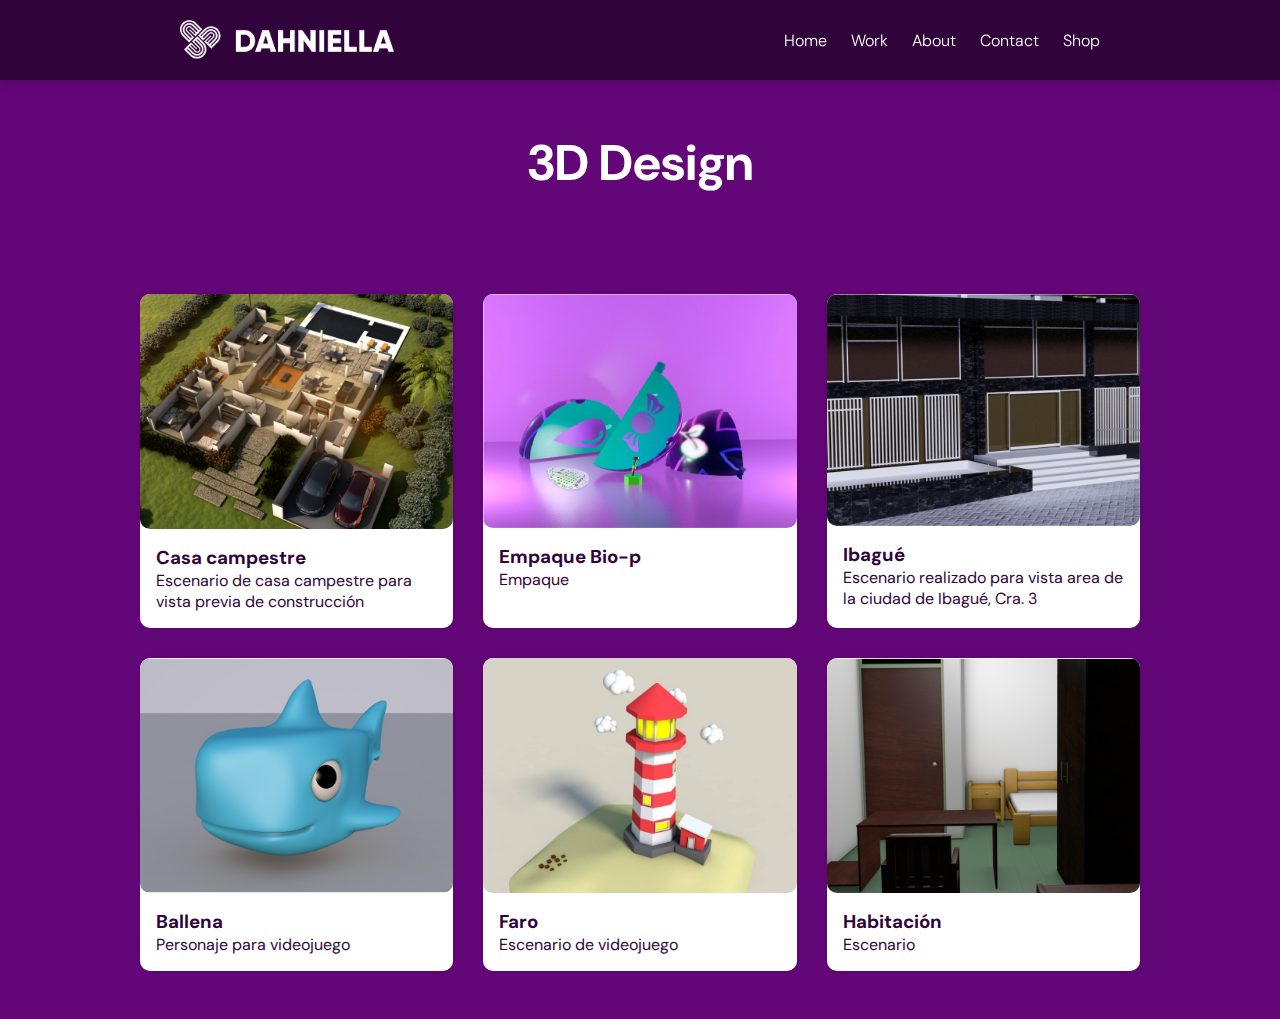
<file: galeriad.html>
<!DOCTYPE html>
<html lang="es">
<head>
 <meta name="viewport" content="width=device-width, user-scalable=no, initial-scale=1.0, maximum-scale=1.0, minimum-scale=1.0">
  <meta charset="UTF-8">
  <meta http-equiv="X-UA-Compatible" content="ie=edge">
  <title>3D Design</title>
  <link rel="icon" type="image/png" href="img/loguito.png">
  <link href="https://fonts.googleapis.com/css2?family=DM+Sans:ital,wght@0,400;0,500;0,700;1,400&display=swap" rel="stylesheet">
  <link rel="stylesheet" href="styles.css">
  
</head>
<body>
  <header>
    <nav>
      <section class="contenedor nav">
          <div class="logo">
              <img src="img/logo.png" alt="">
          </div>
          <div class="enlaces-header">
              <a href="index.html">Home</a>
              <a href="#">Work</a>
              <a href="#">About</a>
              <a href="#">Contact</a>
              <a href="#">Shop</a>
          </div>
          <div class="hamburguer">
              <i class="fas fa-bars"></i>
          </div>
      </section>
  </nav>
  </header>
  
  <div class="text-galery">
    <h2>3D Design</h2>
  </div>
    
  <div class="container">
    <div class="item">
      <img src="img/casa.png" alt="" class="item-img">
      <div class="item-text">
        <h3>
          Casa campestre
        </h3>
        <p>Escenario de casa campestre para vista previa de construcción</p>
      </div>
    </div>
    
    <div class="item">
      <img src="img/biop.png" alt="" class="item-img">
      <div class="item-text">
        <h3>Empaque Bio-p</h3>
        <p>Empaque</p>
      </div>
    </div>
    
    <div class="item">
      <img src="img/ibague.png" alt="" class="item-img">
      <div class="item-text">
        <h3>Ibagué</h3>
        <p>Escenario realizado para vista area de la ciudad de Ibagué, Cra. 3</p>
      </div>
    </div>
    
    <div class="item">
      <img src="img/ballena.png" alt="" class="item-img">
      <div class="item-text">
        <h3>Ballena</h3>
        <p>Personaje para videojuego</p>
      </div>
    </div>
    
    
    <div class="item">
      <img src="img/faro.png" alt="" class="item-img">
      <div class="item-text">
        <h3>Faro</h3>
        <p>Escenario de videojuego</p>
      </div>
    </div>
    
    <div class="item">
      <img src="img/habitacion.png" alt="" class="item-img">
      <div class="item-text">
        <h3>Habitación</h3>
        <p>Escenario</p>
      </div>
    </div>
  </div>
  
</body>
</html>
</file>
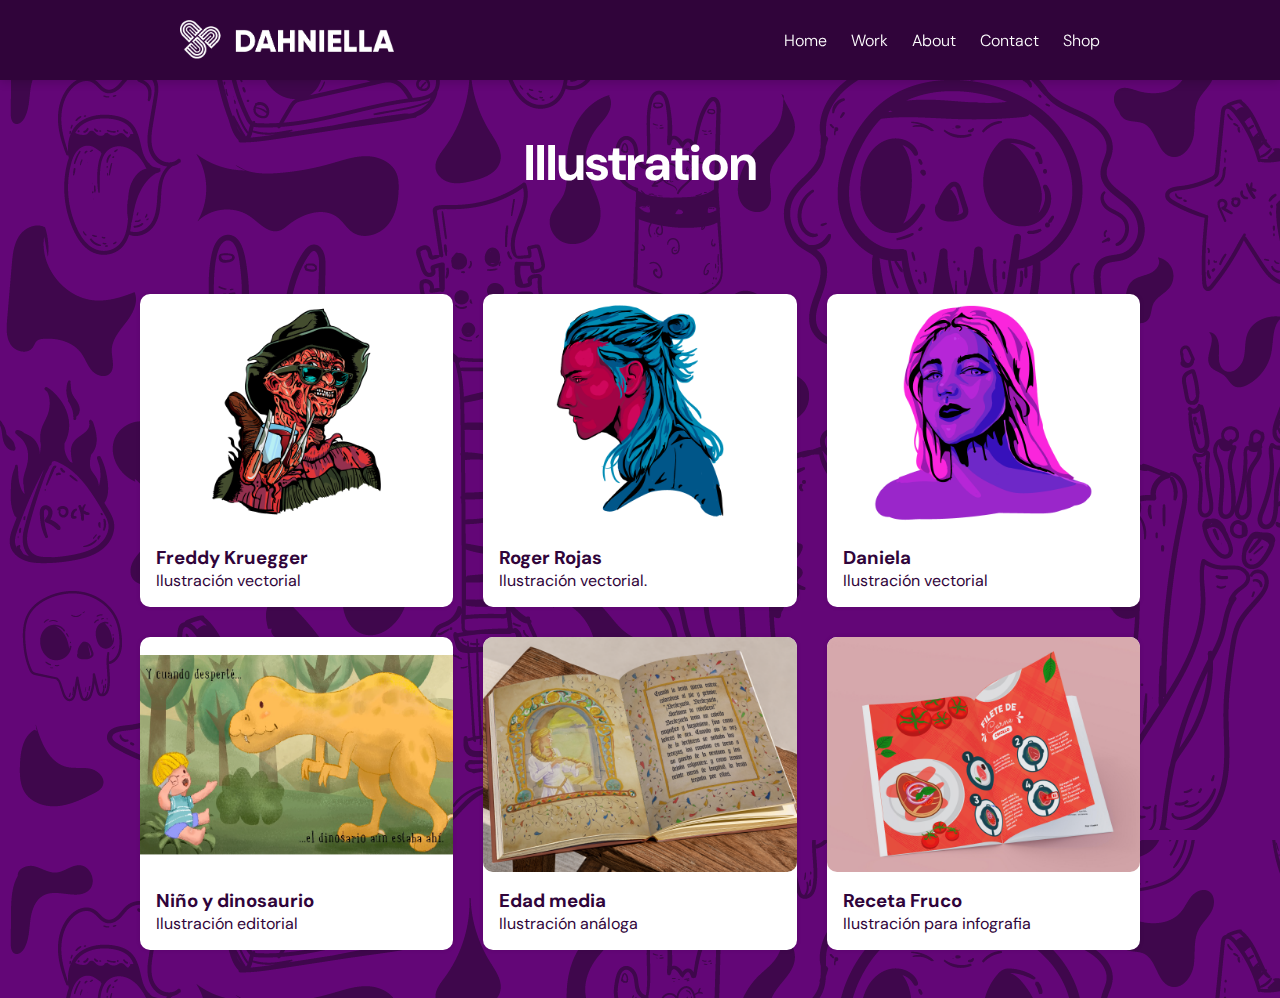
<file: galeriai.html>
<!DOCTYPE html>
<html lang="es">
<head>
 <meta name="viewport" content="width=device-width, user-scalable=no, initial-scale=1.0, maximum-scale=1.0, minimum-scale=1.0">
  <meta charset="UTF-8">
  <meta http-equiv="X-UA-Compatible" content="ie=edge">
  <title>Illustration</title>
  <link rel="icon" type="image/png" href="img/loguito.png">
  <link href="https://fonts.googleapis.com/css2?family=DM+Sans:ital,wght@0,400;0,500;0,700;1,400&display=swap" rel="stylesheet">
  <link rel="stylesheet" href="styles.css">
  
</head>
<body background="img/fondo3.png">
  <header>
    <nav>
      <section class="contenedor nav">
          <div class="logo">
              <img src="img/logo.png" alt="">
          </div>
          <div class="enlaces-header">
              <a href="index.html">Home</a>
              <a href="index.html">Work</a>
              <a href="index.html">About</a>
              <a href="index.html">Contact</a>
              <a href="index.html">Shop</a>
          </div>
          <div class="hamburguer">
              <i class="fas fa-bars"></i>
          </div>
      </section>
  </nav>
  </header>
  
  <div class="text-galery">
    <h2>Illustration</h2>
  </div>
    
  <div class="container">
    <div class="item">
      <img src="img/fredd.png" alt="" class="item-img">
      <div class="item-text">
        <h3>Freddy Kruegger</h3>
        <p>Ilustración vectorial</p>
      </div>
    </div>
    
    <div class="item">
      <img src="img/roger.png" alt="" class="item-img">
      <div class="item-text">
        <h3>Roger Rojas</h3>
        <p>Ilustración vectorial.</p>
      </div>
    </div>
    
    <div class="item">
      <img src="img/daniela.png" alt="" class="item-img">
      <div class="item-text">
        <h3>Daniela</h3>
        <p>Ilustración vectorial</p>
      </div>
    </div>
    
    <div class="item">
      <img src="img/niño.png" alt="" class="item-img">
      <div class="item-text">
        <h3>Niño y dinosaurio</h3>
        <p>Ilustración editorial</p>
      </div>
    </div>
    
    
    <div class="item">
      <img src="img/edd.png" alt="" class="item-img">
      <div class="item-text">
        <h3>Edad media</h3>
        <p>Ilustración análoga</p>
      </div>
    </div>
    
    <div class="item">
      <img src="img/info.png" alt="" class="item-img">
      <div class="item-text">
        <h3>Receta Fruco</h3>
        <p>Ilustración para infografia</p>
      </div>
    </div>
  </div>
  
</body>
</html>
</file>
<file: styles.css>
*{
  padding: 0;
  margin: 0;
  -webkit-box-sizing: border-box;
  -moz-box-sizing: border-box;
  box-sizing: border-box;
}

body{
  background-color: #630677;
  font-family: 'DM Sans', sans-serif;
}
.contenedor {
  width: 90%;
  max-width: 1000px;
  margin: auto;
  overflow: hidden;
  
}


.contenedor1 {
  width: 90%;
  max-width: 1000px;
  margin: auto;
  overflow: hidden;
  padding: 60px 0;
  
  
}


h1 {
  font-size: 60px;
}

/* Header */
header::before {
  content: "";
  display: block;
  margin-bottom: 80px;
}


nav {
  width: 100%;
  height: 80px;
  background: #30043a;
  border-bottom: 1px solid transparent;
  box-shadow: 1px 1px 10px 0 rgba(0, 0, 0, .2);
  position: fixed;
  top: 0;
  z-index: 100;
  transition: ease-in-out 0.5s;
}

.nav {
  display: flex;
  justify-content: space-between;
  height: 80px;
  width: 100%;
  align-items: center;
  padding: 0 40px;
}

.nav .logo {
  height: 80px;

}

.nav .logo img {
  
  height: 50%;
  vertical-align: baseline;
  margin-top: 20px;
  
  
}
.enlaces-header {
  font-weight: 300;
  transition: ease-in-out 0.5s;
}

.nav .enlaces-header a {
  color: #fff;
  text-decoration: none;
  margin-left: 20px;
}

.hamburguer {
  width: 80px;
  height: 80px;
  display: none;
  text-align: center;
  z-index: 100;
  cursor: pointer;
  transition: color 0.5s ease-in;
}

.hamburguer>i {
  font-size: 25px;
  line-height: 80px;
}

.text-galery>h2{
  padding: 1em;
  font-size: 50px;
  margin-top: 10px;
  color: #fff;
  text-align: center;
}
  
.container{
  width: 90%;
  max-width: 1000px;
  margin-left: auto;
  margin-right: auto;
  margin-top: 3em;
  margin-bottom: 3em;
  
  display: grid;
  grid-template-columns: repeat(1, 1fr);
  grid-gap: 30px;
  border-radius: 10px;
  
}


.item{
  background-color: rgb(255, 255, 255);
  cursor: pointer;
  box-shadow: 0 0 5px 0 rgba(0,0,0,.095);
  
  transition: all 300ms;
  
  position: relative;
  border-radius: 10px;
}


.item::after {
  content: "";
  background-color: rgba(179, 229, 252, .1);
  width: 100%;
  height: 100%;
  position: absolute;
  top:0;
  left: 0;
  transform: scale(0);
  transition: all 300ms;
  opacity: 0;
}

.item:hover:after{
  opacity: 1;
  transform: scale(1);
}

.item:hover {
  transform: scale(1.05);
}

.item-text{
  padding: 1em;
  color:#30043a;
}


.item-img{
  max-width: 100%;
  display: block;
  border-radius: 10px;
  
}


@media screen and (min-width: 590px) {
  
  .container{
    grid-template-columns: repeat(2, 1fr);
  }
  
}



@media screen and (min-width: 960px) {
  
  .container{
    grid-template-columns: repeat(3, 1fr);
  }
  
}
</file>
